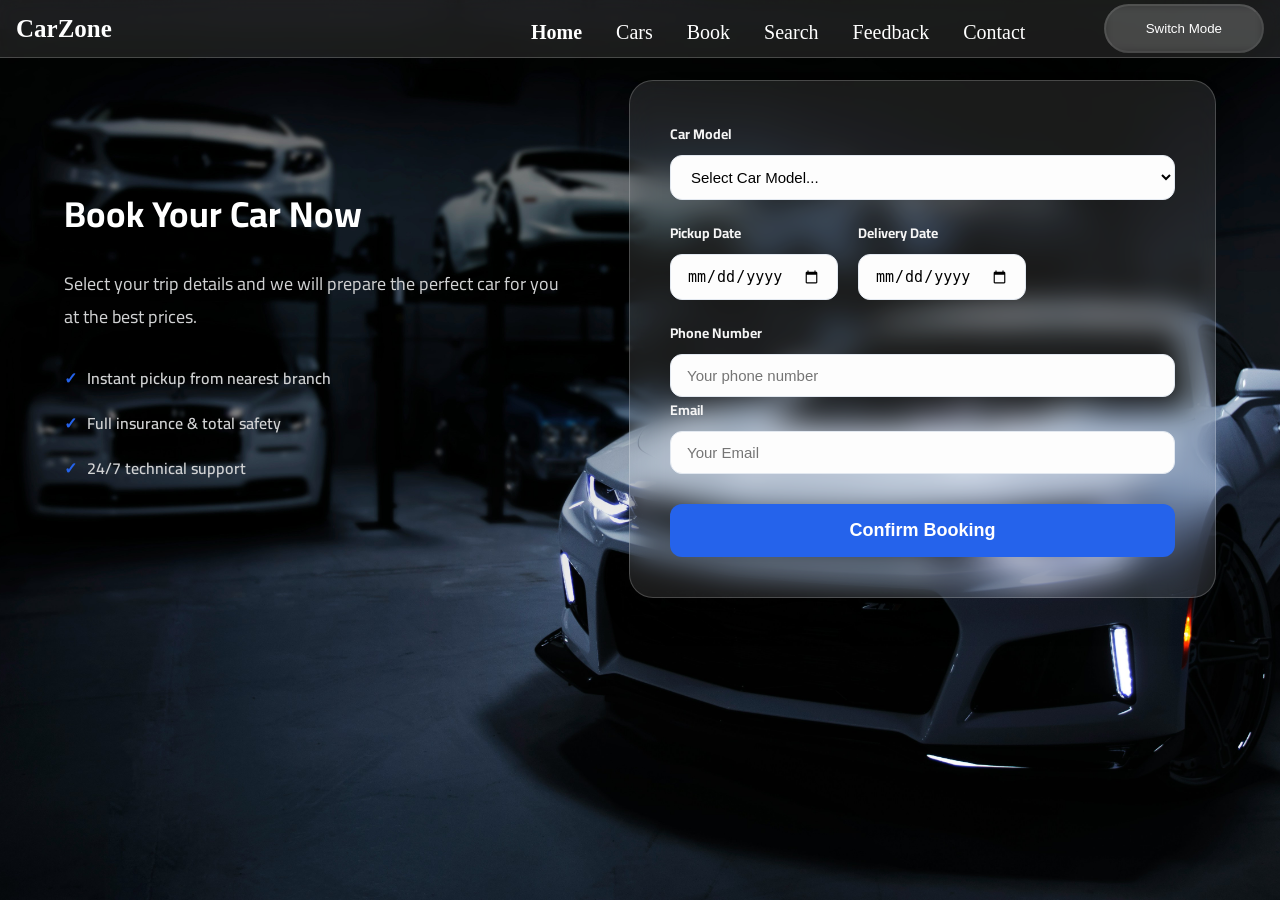
<file: book.html>
<!DOCTYPE html>
<html>
<head>
    <meta charset="UTF-8">
    <meta name="viewport" content="width=device-width, initial-scale=1.0">
    <link rel="stylesheet" href="booking.css">
    <title>book</title>
    <link href="https://fonts.googleapis.com/css2?family=Cairo:wght@400;600;700&display=swap" rel="stylesheet">
</head>
<body>
     <header>
        <div class="left">
           <p class="logo-name"><strong>CarZone</strong></p>
          <nav>
            <div class="links">
              <a href="index.html"><strong>Home</strong></a>
            <a href="cars.html">Cars</a>
            <a href="book.html">Book</a>
            <a href="Search.html">Search</a>
            <a href="feedback (1).html">Feedback</a>
            <a href="contact2.html">Contact</a>
            </div>
          </nav>
        </div>
        <div class="right">
           <button onclick="toggleTheme()">Switch Mode</button>
        </div>
      </header>
<section class="booking-section" id="book-now">
    <div class="container-booking">
        <div class="booking-wrapper">
            
            <div class="booking-info">
                <h2>Book Your Car Now</h2>
                <p>Select your trip details and we will prepare the perfect car for you at the best prices.</p>
                <ul class="check-list">
                    <li><span>✓</span>Instant pickup from nearest branch</li>
                    <li><span>✓</span> Full insurance & total safety</li>
                    <li><span>✓</span> 24/7 technical support</li>
                </ul>
            </div>

            <div class="booking-card-inline">
                <form id="carBookingForm">
                    <div class="form-group">
                        <label>Car Model</label>
                        <select id="carModel" required>
                            <option value="" disabled selected>Select Car Model...</option>
                            <option>Nissan sunny</option>
                            <option>BMW C100</option>
                            <option>BMW C200</option>
                            <option>porsch 911</option>
                            <option>Hyundai Tucson</option>
                            <option>Mercedes Benz</option>
                        </select>
                    </div>

                    <div class="form-date">
                        <div class="form-group">
                            <label>Pickup Date</label>
                            <input type="date" required>
                        </div>
                        <div class="form-group">
                            <label>Delivery Date</label>
                            <input type="date" required>
                        </div>
                    </div>

                    <div class="form-group">
                        <label>Phone Number</label>
                        <input type="tel" placeholder="Your phone number" required>
                        <label>Email</label>
                        <input type="email" placeholder="Your Email" required>
                    </div>
                    <button type="submit" class="booking-btn">Confirm Booking</button>
                </form>
            </div>
        </div>
    </div>
</section>
<script src="script.js"></script>
</body>
</html>
</file>
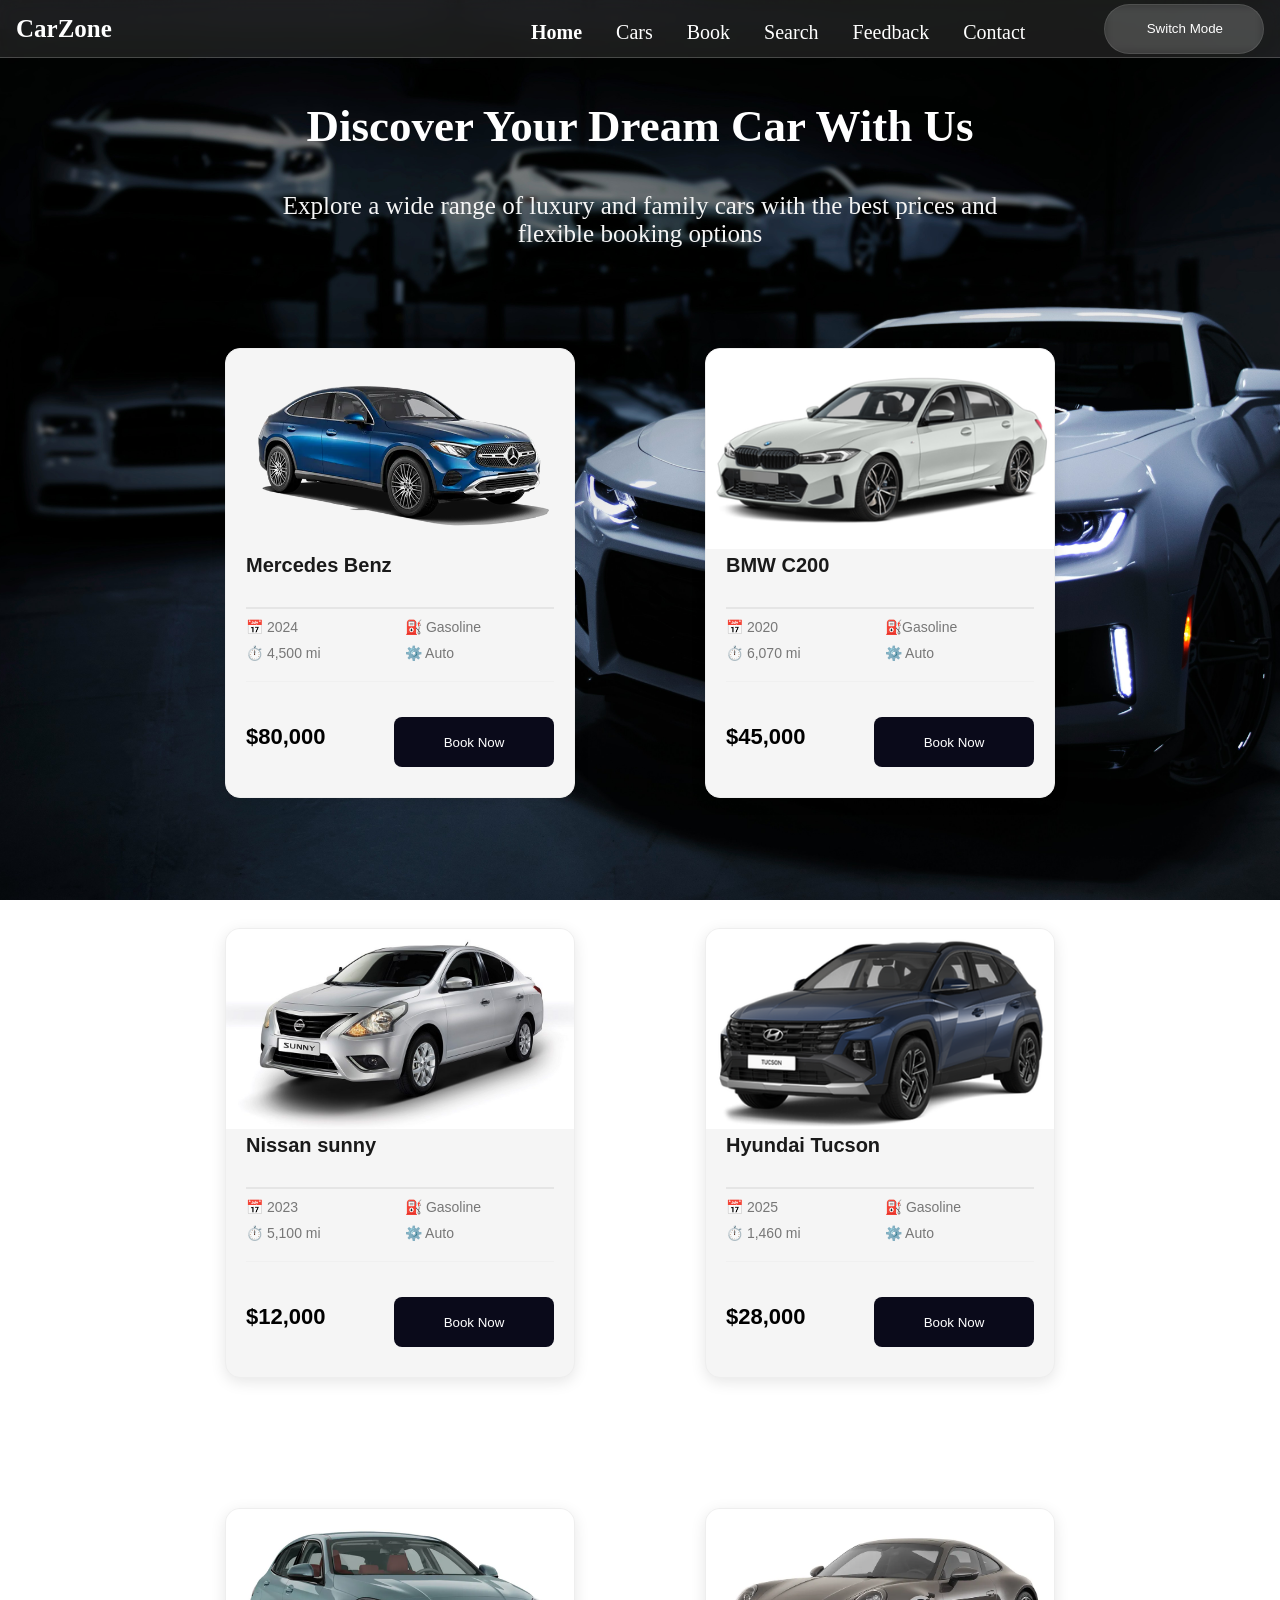
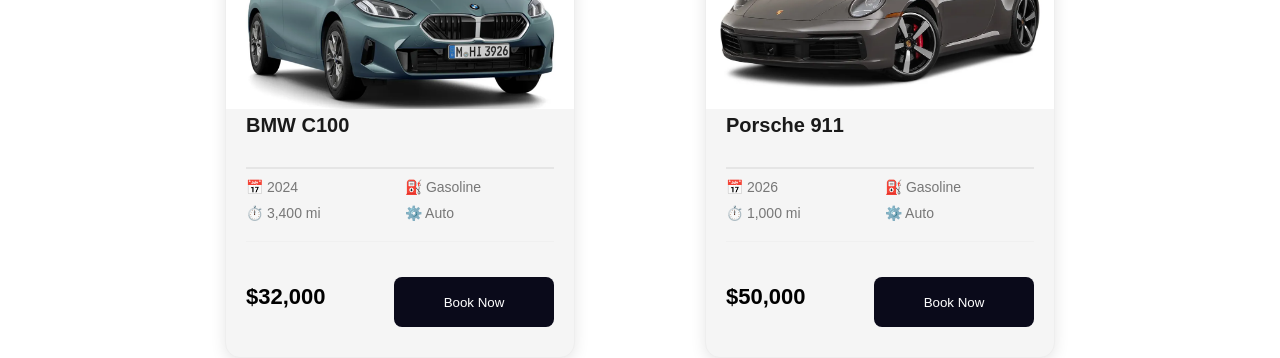
<file: cars.html>
<!DOCTYPE html>
<html>
    <head>
    <meta charset="UTF-8">
  <meta name="viewport" content="width=device-width, initial-scale=1.0">
  <link rel="stylesheet" href="style.css">
  <link rel="icon" type="image/x-icon" href="logo.png">
   <link href="https://fonts.googleapis.com/css?family=Material+Icons|Material+Icons+Outlined|Material+Icons+Two+Tone|Material+Icons+Round|Material+Icons+Sharp" rel="stylesheet">
  <title>Cars</title>
    </head>
    <body>
         <header>
        <div class="left">
           <p class="logo-name"><strong>CarZone</strong></p>
          <nav>
            <div class="links">
              <a href="index.html"><strong>Home</strong></a>
            <a href="cars.html">Cars</a>
            <a href="book.html">Book</a>
            <a href="Search.html">Search</a>
            <a href="feedback (1).html">Feedback</a>
            <a href="contact2.html">Contact</a>
            </div>
          </nav>
        </div>
        <div class="right">
           <button onclick="toggleTheme()">Switch Mode</button>
        </div>
      </header>


      <main class="fourth-main">
        <h5>Discover Your Dream Car With Us</h5>
        <p class="p-cars">Explore a wide range of luxury and family cars with the best prices and</p>
        <p class="p-cars">flexible booking options</p>
      </main>




        <div class="cards-container">
           <div class="car-card">
  <div class="card-header">
    <img src="MY25-GLCCOUPE-CLASS-Resized.webp" alt="Mercedes">
  </div>

  <div class="card-body">
    <h2 class="car-title">Mercedes Benz</h2>
    <hr>
     <div class="car-specs">
      <span>📅 2024</span>
      <span>⛽ Gasoline</span>
      <span>⏱️ 4,500 mi</span>
      <span>⚙️ Auto</span>
    </div>

    <div class="card-footer">
      <span class="price">$80,000</span>
      <button onclick="window.location.href='book.html'" class="book-btn">Book Now</button>
    </div>
  </div>
</div>



  <div class="car-card">
  <div class="card-header">
    <img src="bmwc200.png" alt="Mercedes">
  </div>

  <div class="card-body">
    <h2 class="car-title">BMW C200</h2>
    <hr>
     <div class="car-specs">
      <span>📅 2020</span>
      <span>⛽Gasoline</span>
      <span>⏱️ 6,070 mi</span>
      <span>⚙️ Auto</span>
    </div>

    <div class="card-footer">
      <span class="price">$45,000</span>
      <button onclick="window.location.href='book.html'" class="book-btn">Book Now</button>
    </div>
  </div>
</div>



<div class="car-card">
  <div class="card-header">
    <img src="nissan.jpg" alt="Mercedes">
  </div>

  <div class="card-body">
    <h2 class="car-title">Nissan sunny</h2>
    <hr>
     <div class="car-specs">
      <span>📅 2023</span>
      <span>⛽ Gasoline</span>
      <span>⏱️ 5,100 mi</span>
      <span>⚙️ Auto</span>
    </div>

    <div class="card-footer">
      <span class="price">$12,000</span>
      <button onclick="window.location.href='book.html'" class="book-btn">Book Now</button>
    </div>
  </div>
</div>


<div class="car-card">
  <div class="card-header">
    <img src="hyundai.png" alt="Mercedes">
  </div>

  <div class="card-body">
    <h2 class="car-title">Hyundai Tucson</h2>
    <hr>
     <div class="car-specs">
      <span>📅 2025</span>
      <span>⛽ Gasoline</span>
      <span>⏱️ 1,460 mi</span>
      <span>⚙️ Auto</span>
    </div>

    <div class="card-footer">
      <span class="price">$28,000</span>
      <button onclick="window.location.href='book.html'" class="book-btn">Book Now</button>
    </div>
  </div>
</div>



<div class="car-card">
  <div class="card-header">
    <img src="bmw c100.jpg" alt="Mercedes">
  </div>

  <div class="card-body">
    <h2 class="car-title">BMW C100</h2>
    <hr>
     <div class="car-specs">
      <span>📅 2024</span>
      <span>⛽ Gasoline</span>
      <span>⏱️ 3,400 mi</span>
      <span>⚙️ Auto</span>
    </div>

    <div class="card-footer">
      <span class="price">$32,000</span>
      <button onclick="window.location.href='book.html'" class="book-btn">Book Now</button>
    </div>
  </div>
</div>



<div class="car-card">
  <div class="card-header">
    <img src="porsche.webp" alt="Mercedes">
  </div>

  <div class="card-body">
    <h2 class="car-title">Porsche 911</h2>
    <hr>
     <div class="car-specs">
      <span>📅 2026</span>
      <span>⛽ Gasoline</span>
      <span>⏱️ 1,000 mi</span>
      <span>⚙️ Auto</span>
    </div>

    <div class="card-footer">
      <span class="price">$50,000</span>
      <button onclick="window.location.href='book.html'" class="book-btn">Book Now</button>
    </div>
  </div>
</div>

        </div>
         <script src="script.js"></script>
    </body>
</html>
</file>
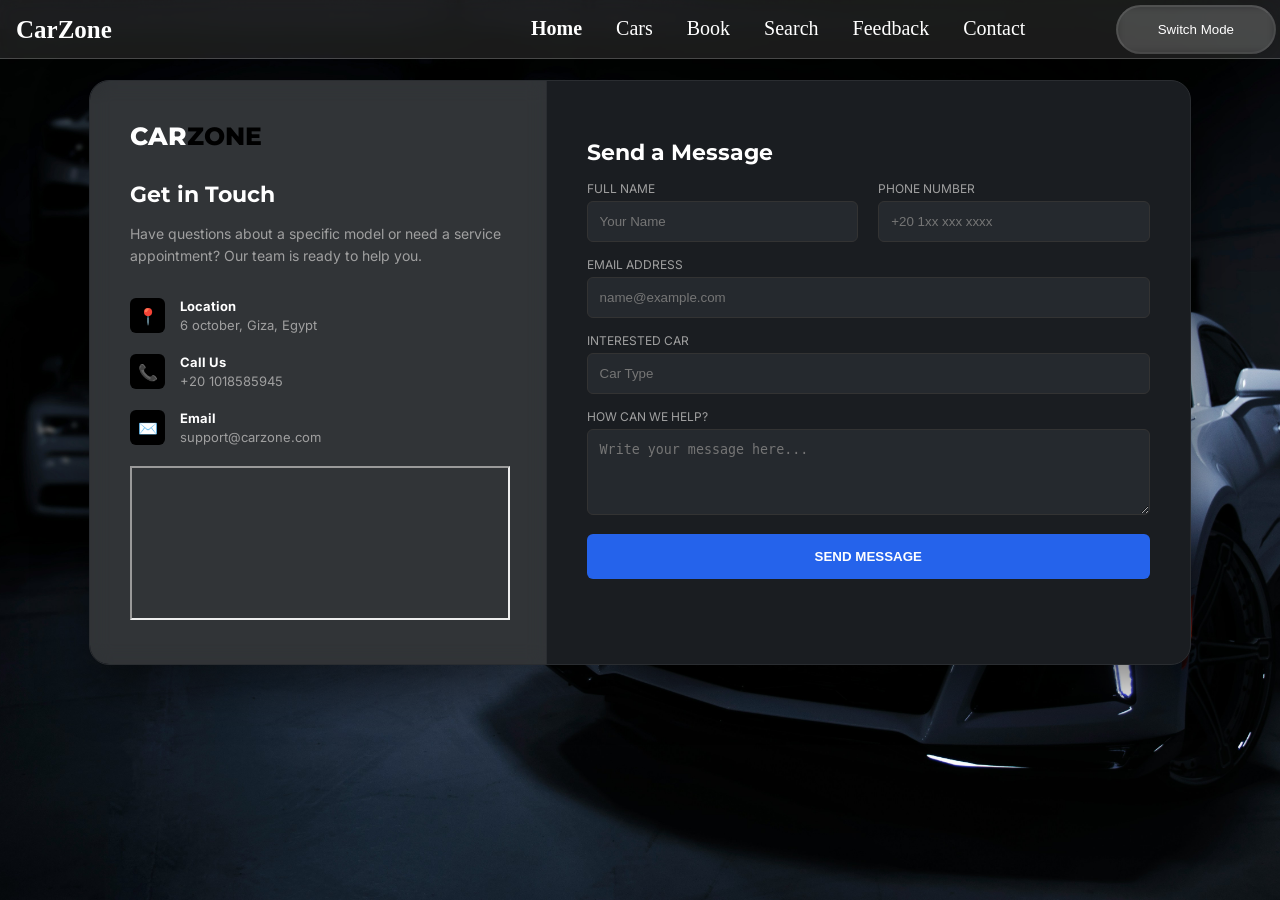
<file: contact2.html>
<!DOCTYPE html>
<html>
<head>
    <meta charset="UTF-8">
    <meta name="viewport" content="width=device-width, initial-scale=1.0">
    <title>Contact Us | CarZone</title>
    <link href="https://fonts.googleapis.com/css2?family=Inter:wght@400;600&family=Montserrat:wght@700;800&display=swap" rel="stylesheet">
    <link rel="stylesheet" href="style99.css">
</head>
<body>
     <header>
        <div class="left">
           <p class="logo-name"><strong>CarZone</strong></p>
          <nav>
            <div class="links">
              <a href="index.html"><strong>Home</strong></a>
            <a href="cars.html">Cars</a>
            <a href="book.html">Book</a>
            <a href="Search.html">Search</a>
            <a href="feedback (1).html">Feedback</a>
            <a href="contact2.html">Contact</a>
            </div>
          </nav>
        </div>
        <div class="right">
           <button onclick="toggleTheme()">Switch Mode</button>
        </div>
      </header>
   
<section class="carzone-contact-section">
    <div class="contact-card-wrapper">
    
        <div class="contact-sidebar">
            <div class="cz-logo">CAR<span>ZONE</span></div>
            <h2 class="cz-title">Get in Touch</h2>
            <p class="cz-description">Have questions about a specific model or need a service appointment? Our team is ready to help you.</p>
            
            <div class="cz-info-list">
                <div class="cz-info-item">
                    <span class="cz-icon">📍</span>
                    <div class="cz-details">
                        <strong>Location</strong>
                        <span>6 october, Giza, Egypt</span>
                    </div>
                </div>
                <div class="cz-info-item">
                    <span class="cz-icon">📞</span>
                    <div class="cz-details">
                        <strong>Call Us</strong>
                        <span>+20 1018585945</span>
                    </div>
                </div>
                <div class="cz-info-item">
                    <span class="cz-icon">✉️</span>
                    <div class="cz-details">
                        <strong>Email</strong>
                        <span>support@carzone.com</span>
                    </div>
                </div>
                <iframe src="https://www.google.com/maps/embed?pb=!1m18!1m12!1m3!1d3455.9628045610816!2d31.2584144!3d29.9718712!2m3!1f0!2f0!3f0!3m2!1i1024!2i768!4f13.1!3m3!1m2!1s0x1458385472199b9d%3A0x63da1807d8b375!2sHelwan%20University!5e0!3m2!1sen!2seg!4v1714845000000!5m2!1sen!2seg"
                 width="100%" height="150px">Youtupe</iframe>
            </div>
        </div>

        <div class="contact-main-form">
            <h2 class="cz-title">Send a Message</h2>
            <form>
                <div class="cz-form-row">
                    <div class="cz-form-group">
                        <label>Full Name</label>
                        <input type="text" placeholder="Your Name" required>
                    </div>
                    <div class="cz-form-group">
                        <label>Phone Number</label>
                        <input type="tel" placeholder="+20 1xx xxx xxxx" required>
                    </div>
                </div>
                <div class="cz-form-group">
                    <label>Email Address</label>
                    <input type="email" placeholder="name@example.com" required>
                </div>
                <div class="cz-form-group">
                    <label>Interested Car</label>
                    <input type="text" placeholder="Car Type">
                </div>
                <div class="cz-form-group">
                    <label>How can we help?</label>
                    <textarea rows="4" placeholder="Write your message here..."></textarea>
                </div>
                <button type="submit" class="cz-submit-btn">Send Message</button>
            </form>
        </div>
    </div>
</section>
<script src="script.js"></script>
</body>
</html>
</file>
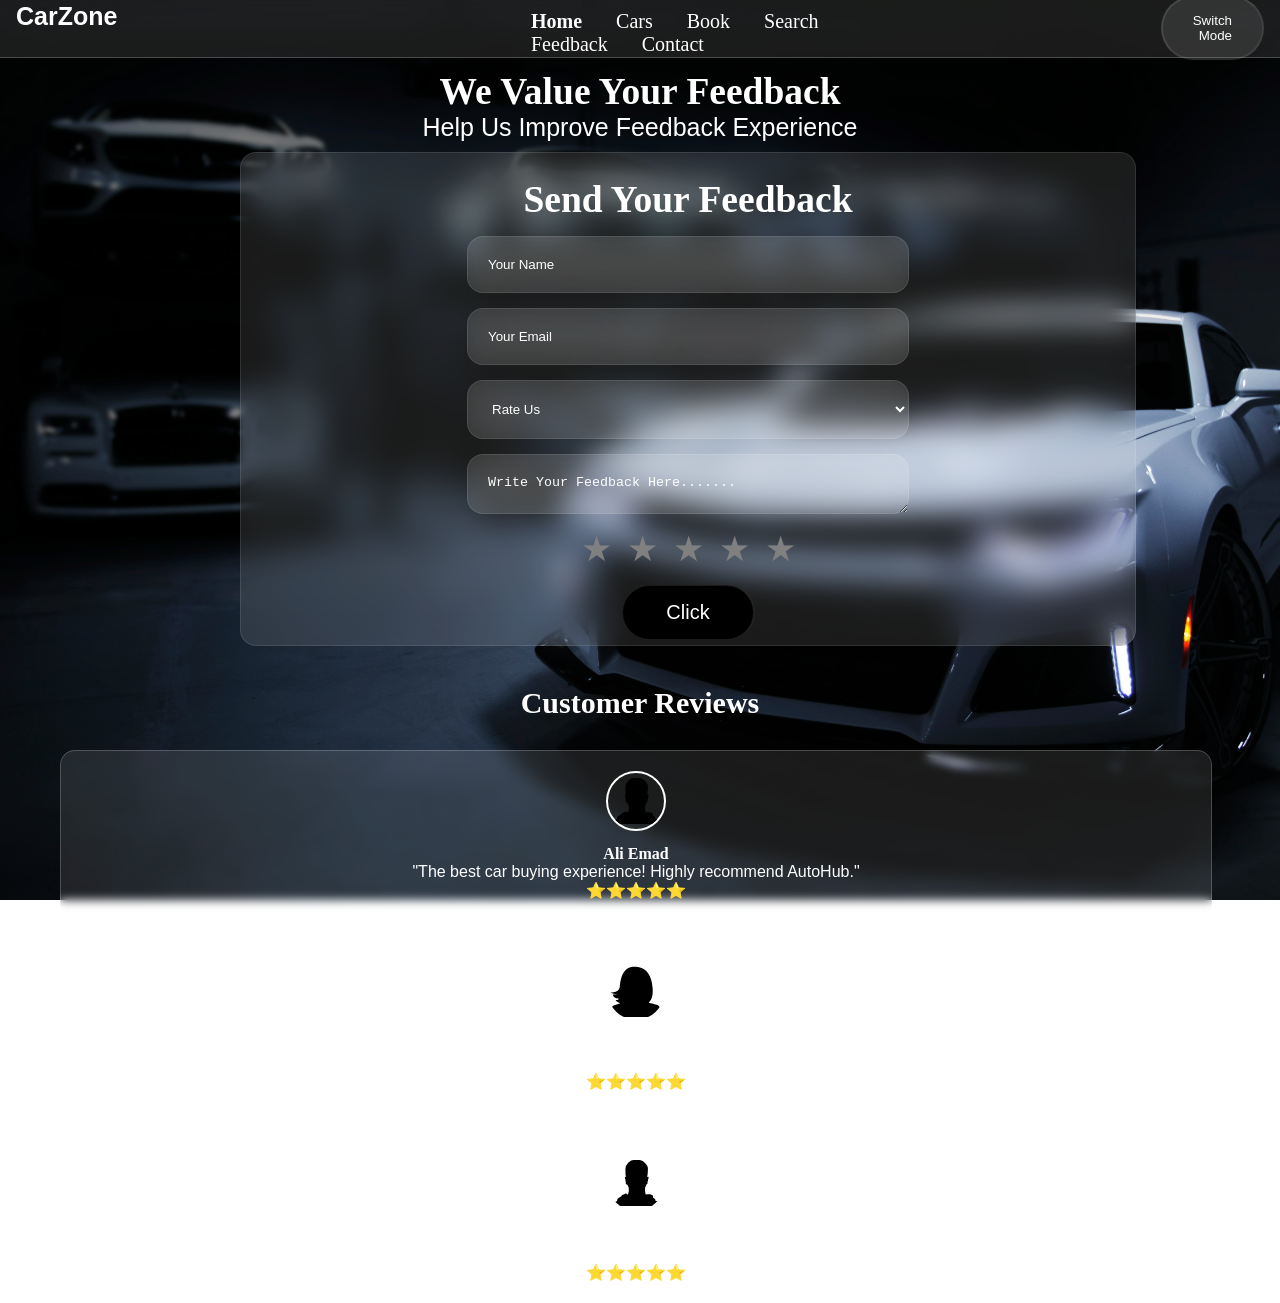
<file: feedback (1).html>
<!DOCTYPE html>
<html lang="en">
<head>
        <meta charset="UTF-8">
        <meta name="viewport" content="width=device-width, initial-scale=1.0">
        <link rel="stylesheet" href="style4.css">
        <title>Feedback</title>
        <script src="script.js"></script>
</head>
<body>
        <header>
                <div class="left">
                <p class="logo-name"><strong>CarZone</strong></p>
        <div class="Feedback">
                <nav>
                        <div class="links">
                            <a href="index.html"><strong>Home</strong></a>
                            <a href="cars.html">Cars</a>
                            <a href="book.html">Book</a>
                            <a href="Search.html">Search</a>
                            <a href="feedback.html">Feedback</a>
                            <a href="contact2.html">Contact</a>
                        </div>
                        <div class="right">
                                 <button onclick="toggleTheme()">Switch Mode</button>
                        </div>
                </nav>
        </div>
        </header>
                <section class="feed-1">
                        <h1>We Value Your Feedback </h1>
                        <p>Help Us Improve Feedback Experience</p>
                </section>
                <div class="all">
                <section class="information">
                        <h2>Send Your Feedback</h2>

                        <form>
                                <input  type="text" placeholder="Your Name" required>

                                <input  type="email" placeholder="Your Email" required>
                                
                                <select  required>
                                        <option value="">Rate Us</option>
                                        <option >Excellent</option>
                                        <option >Good</option>
                                        <option >Average</option>
                                        <option >poor</option>
                                </select>
                                <textarea  rows="4" placeholder="Write Your Feedback Here......." required></textarea>
                                <div class="rating">
                                        <div class="rating">
                                                <input type="radio" name="rate" id="star5">
                                                <label for="star5">★</label>

                                                <input type="radio" name="rate" id="star4">
                                                <label for="star4">★</label>

                                                <input type="radio" name="rate" id="star3">
                                                <label for="star3">★</label>

                                                <input type="radio" name="rate" id="star2">
                                                <label for="star2">★</label>

                                                <input type="radio" name="rate" id="star1">
                                                <label for="star1">★</label>
                                        </div>
                                </div>
                                <div class="button">
                                        <input type="submit" value="Click">
                                </div>
                        </form>
                </section>
                </div>
    <div class="reviews-section">
    <h3 style="color: white; text-align: center;">Customer Reviews</h2>
    <div class="reviews-grid">
        <div class="review-card">
            <img src="person.svg" alt="User" class="user-img">
            <h4>Ali Emad</h4>
            <p>"The best car buying experience! Highly recommend AutoHub."</p>
            <div class="stars">⭐⭐⭐⭐⭐</div>
        </div>

        <div class="review-card">
            <img src="person 2.svg" alt="User" class="user-img">
            <h4>Sara Mohamed</h4>
            <p>"Professional team and very competitive prices."</p>
            <div class="stars">⭐⭐⭐⭐⭐</div>
        </div>
         <div class="review-card">
            <img src="person.svg" alt="User" class="user-img">
            <h4>Ahmed Ali</h4>
            <p>"The service was excellent and the procedures were easy. I'm happy to have dealt with you."</p>
            <div class="stars">⭐⭐⭐⭐⭐</div>
        </div>
    </div>
</div>

        <script src="script.js"></script>
</body>
</html>
</file>
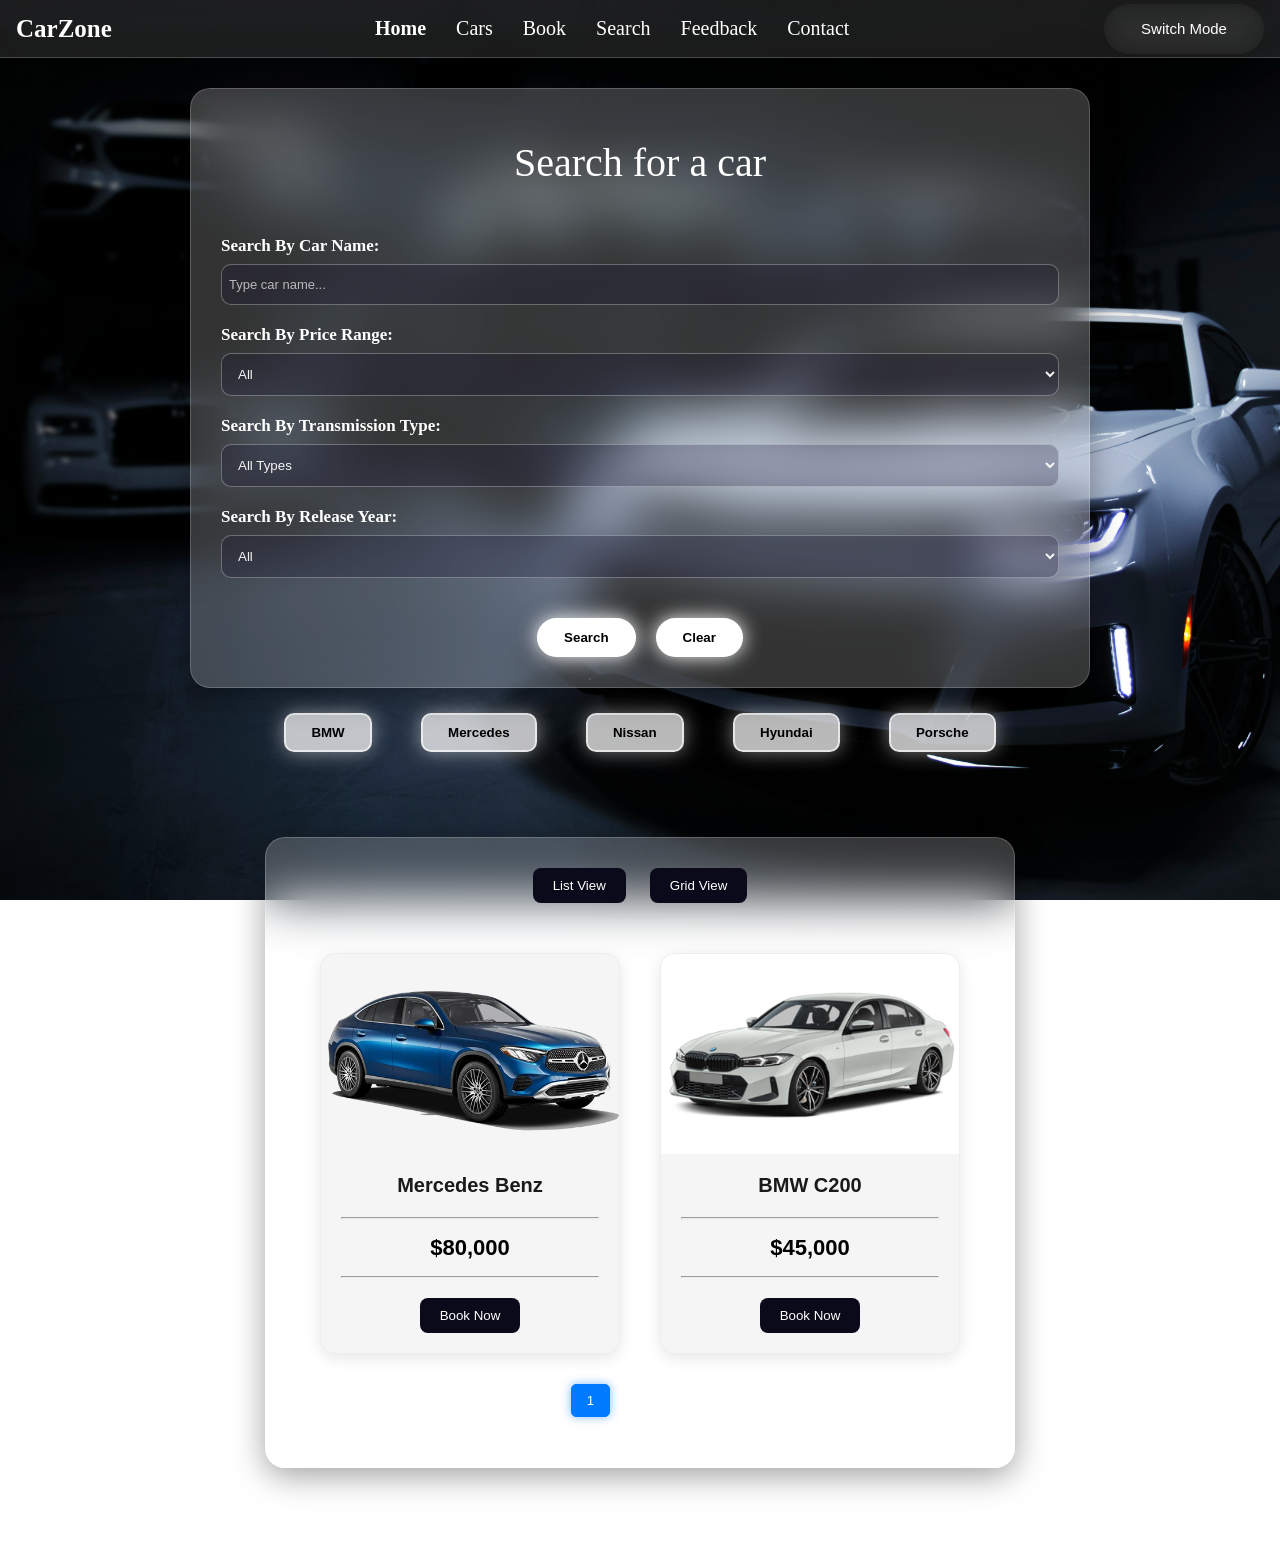
<file: Search.html>
<!DOCTYPE html>
<html lang="en">

<head>
	<meta charset="UTF-8">
	<meta name="viewport" content="width=device-width, initial-scale=1.0">
	<link href="https://fonts.googleapis.com/css2?family=Inter:wght@400;600&family=Montserrat:wght@700;800&display=swap" rel="stylesheet">
	<link rel="stylesheet" href="search.css">
	<title>CarZone</title>
</head>

<body>
	<header>
		<nav>
			<div class="left">
				<p class="logo"><strong>CarZone</strong></p>
				<ul>
					<li><a href="index.html"><strong>Home</strong></a></li>
					<li><a href="cars.html">Cars</a></li>
					<li><a href="book.html">Book</a></li>
					<li><a href="Search.html">Search</a></li>
					<li><a href="feedback (1).html">Feedback</a></li>
					<li><a href="contact2.html">Contact</a></li>
				</ul>
			</div>
			<div class="switch">
				<button onclick="toggleTheme()">Switch Mode</button>
			</div>
		</nav>
	</header>
	<main>
		<aside>
			<section class="search">
				<form>
					<fieldset>
						<div>
							<legend>Search for a car</legend>
							<label for="car-name">Search By Car Name:</label>
							<input type="text" id="car-name" name="car_name" placeholder="Type car name...">
						</div>
						<div>
							<label for="price-filter">Search By Price Range:</label>
							<select id="price-filter" name="price_filter">
								<option value="all">All</option>
								<option value="under30">Under $30k</option>
								<option value="30-50">$30k to $50k</option>
								<option value="above50">Above $50k</option>
							</select>
						</div>
						<div>
							<label for="transmission">Search By Transmission Type:</label>
							<select id="transmission" name="transmission">
								<option value="all">All Types</option>
								<option value="automatic">Automatic</option>
								<option value="manual">Manual</option>
							</select>
						</div>
						<div>
							<label for="carYear">Search By Release Year:</label>
							<select id="carYear" name="carYear">
								<option value="all">All</option>
								<option value="2026">2026</option>
								<option value="2025">2025</option>
								<option value="2024">2024</option>
								<option value="2023">2023</option>
								<option value="older">Older</option>
							</select>
						</div>
						<div class="form-buttons">
							<button onclick="searchCars()" type="button">Search</button>
							<button type="reset">Clear</button>
						</div>
					</fieldset>
				</form>
				<div class="quick-tags">
					<button onclick="filterByBrand('BMW')">BMW</button>
					<button onclick="filterByBrand('Mercedes')">Mercedes</button>
					<button onclick="filterByBrand('Nissan')">Nissan</button>
					<button onclick="filterByBrand('Hyundai')">Hyundai</button>
					<button onclick="filterByBrand('Porsche')">Porsche</button>
				</div>
			</section>
		</aside>
		<section class="cars-display">
			<div class="view-btn">
				<button onclick="toggleView('list')">List View</button>
				<button onclick="toggleView('grid')">Grid View</button>
			</div>
			<div class="cards-container">
				<!-- Cards-->
			</div>
			<div class="paging">
				<button onclick="prevPage()" class="arr-btn">&laquo;</button>
				<button onclick="changePage(1)" class="pag-btn active">1</button>
				<button onclick="changePage(2)" class="pag-btn">2</button>
				<button onclick="changePage(3)" class="pag-btn">3</button>
				<button onclick="nextPage()" class="arr-btn">&raquo;</button>
			</div>
		</section>
	</main>
	<footer>
		© 2026 AutoHub. All rights reserved.
	</footer>
	<script src="Search (1).js"></script>
</body>

</html>
</file>
<file: booking.css>
@import url('https://fonts.googleapis.com/css2?family=Inter:wght@400;600&family=Montserrat:wght@700;800&display=swap');
* {
    margin: 0;
    padding: 0;
    box-sizing: border-box;
   
}
body {
   
    background-image:url("peter-broomfield-m3m-lnR90uM-unsplash.jpg");
    background-size: cover;
    background-position: center;
    background-repeat: no-repeat;
    background-attachment: fixed;
    margin: 0;
    height: 100%;
}

header {
display: flex;
justify-content: space-between;
align-items: center;
padding:0 16px;
background-color: rgba(255, 255, 255, 0.1);
backdrop-filter:blur(10px);
border-bottom:1px solid rgba(255, 255, 255, 0.2) ;
width: 100%;
height: 58px;
position:fixed;
top: 0;
left: 0;
z-index: 1000;
}

.links {
    position: relative;
    right: 50px;
}

a {
    color: white;
    text-decoration: none;
    padding-right: 18px;
    font-size: 17px;
    
}

nav {
    display: flex;
    align-items: center;
    margin-left: 550px;
    margin-bottom: 20px;
    gap: 10px;
}

nav a {
    font-size: 20px;
    padding:10px 15px;
    z-index: 10;
}

.logo-name {
    color: white;
   position: relative;
   top: 22px;
   font-size: 25px;
}

a:hover {
    background-color: black;
    border-radius: 10px;
    color: white;
}

.right button {
    text-align: right;
    margin-bottom: 0px;
    padding: 15px 40px;
    background-color:rgba(255, 255, 255, 0.1) ;
    color: white;
    border-color:rgba(255, 255, 255, 0.1) ;
    border-radius: 50px;
    backdrop-filter:blur(5px);
    transition: 0.4s;
    cursor: pointer;

}
.right button:hover {
    background-color: black;
}

hr {
    margin: 0;
    border:1px solid #e5e5e5 ;
}

.booking-section {
    padding: 80px 5%;
    direction: ltr;
    font-family: 'Cairo', sans-serif;
}

.container-booking {
    max-width: 1200px;
    margin: 0 auto;
}

.booking-wrapper {
    display: flex;
    align-items: center;
    gap: 60px;
    flex-wrap: wrap;
}

.booking-info {
    flex: 1;
    min-width: 300px;
}

.booking-info h2 {
    font-size: 36px;
    color:white;
    margin-bottom: 20px;
}

.booking-info p {
    font-size: 18px;
    color: #d1d2d3;
    line-height: 1.8;
    margin-bottom: 30px;
    text-shadow:0px 1px 2px rgpa(255,255,255,0.8) ;
}

.check-list {
    list-style: none;
    padding: 0;
}

.check-list li {
    font-size: 16px;
    color: #d1d2d3;
    margin-bottom: 15px;
    display: flex;
    align-items: center;
    gap: 10px;
    font-weight: 600;
    text-shadow:0px 1px 2px rgpa(255,255,255,0.8)
}

.check-list li span {
    color: #2563eb;
    font-weight: bold;
}

.booking-card-inline {
    flex: 1;
    min-width: 380px;
     background-color: rgba(255, 255, 255, 0.1);
    backdrop-filter:blur(15px);
    border:1px solid rgba(255, 255, 255, 0.2);
    padding: 40px;
    border-radius: 24px;
    box-shadow: 0 20px 40px rgba(0, 0, 0, 0.05);
}

.form-group { margin-bottom: 20px; 
}

.form-date {
    display: flex;
    gap: 20px;
}

label {
    display: block;
    margin-bottom: 8px;
    font-size: 14px;
    font-weight: 700;
    color: #f5f5f5;
}

input, select {
    width: 100%;
    padding: 12px 16px;
    border: 1.5px solid #e2e8f0;
    border-radius: 12px;
    font-size: 15px;
    outline: none;
    transition: all 0.3s;
    background-color: #fdfdfd;
}

input:focus, select:focus {
    border-color: #e31b23;
    background-color: #fff;
    box-shadow: 0 0 0 4px rgba(37, 99, 235, 0.1);
}

.booking-btn {
    width: 100%;
    padding: 16px;
    background-color: #2563eb;
    color: white;
    border: none;
    border-radius: 12px;
    font-size: 18px;
    font-weight: bold;
    cursor: pointer;
    transition: 0.3s;
    margin-top: 10px;
}

.booking-btn:hover {
    background-color: #e31b23;
    transform: translateY(-2px);
}

body.light-mode {
    background-image:url("carter-baran-t5mV5TBzu4s-unsplash.jpg");
    background-color: #f0f0f0;        
}

body.light-mode header {
    background-color: rgba(0, 0, 0, 0.1);
    color: black;
}

body.light-mode input {
    background: white;
    color: black;
    border: 1px solid #ccc;
}


body.light-mode h1, 
body.light-mode h2, 
body.light-mode p, 
body.light-mode a,
body.light-mode label,
body.light-mode .check-list li,
body.light-mode .navbar a {
    color: #000000;
}

body.light-mode nav a {
    color: #333;
}

body.light-mode a:hover {
    background-color: white;

}
</file>
<file: style.css>
* {
    margin: 0;
    padding: 0;
    box-sizing: border-box;
}

body {
   
    background-image:url("peter-broomfield-m3m-lnR90uM-unsplash.jpg");
    background-size: cover;
    background-position: center;
    background-repeat: no-repeat;
    background-attachment: fixed;
    margin: 0;
    height: 100%;
}

header {
display: flex;
justify-content: space-between;
align-items: center;
padding:0 16px;
background-color: rgba(255, 255, 255, 0.1);
backdrop-filter:blur(10px);
border-bottom:1px solid rgba(255, 255, 255, 0.2) ;
width: 100%;
height: 58px;
position:fixed;
top: 0;
left: 0;
z-index: 1000;
}

.links {
    position: relative;
    right: 50px;
}

a {
    color: white;
    text-decoration: none;
    padding-right: 18px;
    font-size: 17px;
    
}

nav {
    display: flex;
    align-items: center;
    margin-left: 550px;
    margin-bottom: 20px;
    gap: 10px;
}

nav a {
    font-size: 20px;
    padding:10px 15px;
    z-index: 10;
}

.logo-name {
    color: white;
   position: relative;
   top: 22px;
   font-size: 25px;
}

a:hover {
    background-color: black;
    border-radius: 10px;
    color: white;
}

.right button {
    text-align: right;
    padding-right:40px;
    margin-bottom: 30px;
    background-color:rgba(255, 255, 255, 0.1) ;
    color: white;
    border-color:rgba(255, 255, 255, 0.1) ;
    border-radius: 50px;
    backdrop-filter:blur(5px);
    transition: 0.4s;

}
.right button:hover {
    background-color: black;
}

hr {
    margin: 0;
    border:1px solid #e5e5e5 ;
}
.content {
    text-align: center;
    margin:130px 0;
    position: relative;
    bottom: 40px;
}

video {
    width: 500px;
   height: auto;
   border-radius: 10px;
   box-shadow:0px 8px 25px rgba(0, 0, 0, 0.5) ;
   margin:80px 0;
   position: relative;
   right: 480px;

}

h1 {
    font-size: 25px;
    margin-bottom: 25px;
    color: white;
}

p {
    color: #f5f5f5;
    font-size: 19px;
    
}

ul {
    font-size: 30px;
    text-align: left;
    position: relative;
    bottom: 350px;
}

button {
    margin-top: 30px;
    height: 50px;
    width: 160px;
    border-radius: 10px;
    border: 1px solid rgb(100, 98, 102);
    cursor: pointer;
}

.Explore button {
    background-color: black;
    color: white;
    border:2px solid rgba(255, 255, 255, 0.1);
}

.buttons-container {
    display: flex;
    justify-content: center;
    align-items: center;
    gap: 20px;
    position: relative;
    bottom: 18px;
}

.content button:hover {
    background-color: #d3d3d3;
}

footer {
  text-align: center;
  padding: 10px;
 background-color: rgba(255, 255, 255, 0.1);
backdrop-filter:blur(10px);
border-bottom:1px solid rgba(255, 255, 255, 0.2) ;
  color: white;
  position: fixed;
  width: 100%;
  left: 0px;
  height: 40px;
  bottom: 0;
}

.main-second {
    background-color: rgba(255, 255, 255, 0.1);
    backdrop-filter:blur(15px);
    width: 900px;
    padding: 40px;
    height: 450px;
    border-radius: 15px;
    border:1px solid rgba(255, 255, 255, 0.2);
    margin: 100px auto;
    color: white;
    text-align: center;
}

h2 {
    position: relative;
    bottom: 30px;
    font-size: 40px;
}

input {
    width: 100%;
    padding: 12px;
    border-radius: 10px;
    background:rgba(255, 255, 255, 0.05);
    color: white;
    margin:30px 0;
}

.login-button {
    background-color: black;
    color: white;
    border-color:rgba(255, 255, 255, 0.1);
    font-size: 20px;
    border-radius: 30px;
    position: relative;
    bottom: 60px;
}

label {
    font-size: 23px;
}

.login-button:hover {
    background-color: rgb(161, 161, 177);
    transition: 0.4s;
}

.show-button {
    background:rgba(255, 255, 255, 0.005) ;
    color: black;
    border: none;
    cursor: pointer;
    font-size: 14px;
    position: relative;
    bottom: 95px;
    left: 370px;
    height: 25px;
}




body.light-mode {
    background-image:url("carter-baran-t5mV5TBzu4s-unsplash.jpg");
    background-color: #f0f0f0;        
}

body.light-mode header {
    background-color: rgba(0, 0, 0, 0.1);
    color: black;
}

body.light-mode input {
    background: white;
    color: black;
    border: 1px solid #ccc;
}


body.light-mode label,
body.light-mode h1, 
body.light-mode h2, 
body.light-mode h3,
body.light-mode h5,
body.light-mode p, 
body.light-mode a, 
body.light-mode .navbar a {
    color: #000000;
}

body.light-mode nav a {
    color: #333;
}

body.light-mode a:hover {
    background-color: white;

}
body.light-mode .main-second,.main-third{
    background-color: rgba(0, 0, 0, 0.05); 
    backdrop-filter: blur(15px); 
    border: 1px solid rgba(0, 0, 0, 0.1); 
    box-shadow: 0 8px 32px rgba(0, 0, 0, 0.1);
}

.main-third {
     background-color: rgba(255, 255, 255, 0.1);
    backdrop-filter:blur(15px);
    width: 900px;
    padding: 40px;
    height: 700px;
    border-radius: 15px;
    border:1px solid rgba(255, 255, 255, 0.2);
    margin: 100px auto;
    color: white;
    text-align: center;
}

h3 {
    position: relative;
    bottom: 30px;
    font-size: 40px;
}

.login-2button {
     background-color: black;
    color: white;
    border-color:rgba(255, 255, 255, 0.1);
    font-size: 20px;
    border-radius: 30px;
    position: relative;
    bottom: 80px;
}

.cards-container {
    display: flex;
    flex-wrap: wrap;
    justify-content: center;
    gap: 130px;
    position: relative;
    right: 200px;
    width: 100%;
}

@keyframes slideup {
    from {
        opacity: 0;
        transform: translateY(200px);
    }
    to {
        opacity: 1;
        transform: translateY(0);
    }
}


.car-card {
  width: 350px;
  border-radius: 15px;
  overflow: hidden;
  box-shadow: 0 4px 15px rgba(0,0,0,0.1);
  font-family: sans-serif;
  background: #f5f5f5;
  border: 1px solid #eee;
   position: relative;
  left: 200px;
  top: 200px;
  animation:slideup 1s ease-out forwards;
}

.car-card:hover {
    transform: translateY(-20px);
}


.card-header {
  position: relative;
  height: 200px;
}

.card-header img {
  width: 100%;
  height: 100%;
  object-fit: cover;
}



.card-body {
  padding: 20px;
}

.car-title {
  font-size: 20px;
  margin-top: 15px;
  color: #1a1a1a;
}

.car-specs {
  display: grid;
  grid-template-columns: 1fr 1fr;
  gap: 10px;
  color: #777;
  font-size: 14px;
  margin-bottom: 20px;
  padding-top: 10px;
}

.card-footer {
  display: flex;
  justify-content: space-between;
  align-items: center;
  border-top: 1px solid #f0f0f0;
  padding-top: 15px;
}

.price {
  font-size: 22px;
  font-weight: bold;
  color: #000;
}

.book-btn {
  background: #0a0a1a; 
  color: #fff;
  padding: 10px 20px;
  position: relative;
  bottom: 10px;
  border-radius: 8px;
  border: none;
  cursor: pointer;
  font-weight: 500;
}

.fourth-main {
    text-align: center;
    position: relative;
    top: 100px;
    font-size: 30px;
    animation:slideup 1s ease-out forwards;
}

h5 {
    color: white;
    font-size: 45px;
    margin-bottom: 40px;
}

.p-cars {
    font-size: 25px;
}


#theme-toggle {
    font-size: 2rem;
    cursor: pointer;
    border: none;
    background: none
}
</file>
<file: style99.css>
body {
   
    background-image:url("peter-broomfield-m3m-lnR90uM-unsplash.jpg");
    background-size: cover;
    background-position: center;
    background-repeat: no-repeat;
    background-attachment: fixed;
    margin: 0;
    height: 100%;
}
header {
display: flex;
justify-content: space-between;
align-items: center;
padding:0 16px;
background-color: rgba(255, 255, 255, 0.1);
backdrop-filter:blur(10px);
border-bottom:1px solid rgba(255, 255, 255, 0.2) ;
width: 100%;
height: 58px;
position:fixed;
top: 0;
left: 0;
z-index: 1000;
}

.links {
    position: relative;
    right: 50px;
}

a {
    color: white;
    text-decoration: none;
    padding-right: 18px;
    font-size: 17px;
    
}

nav {
    display: flex;
    align-items: center;
    margin-left: 550px;
    margin-bottom: 20px;
    gap: 10px;
}

nav a {
    font-size: 20px;
    padding:10px 15px;
    z-index: 10;
   position: relative;
   bottom: 30px;
}

.logo-name {
    color: white;
   position: relative;
   top: 22px;
   font-size: 25px;
}

a:hover {
    background-color: black;
    border-radius: 10px;
    color: white;
}

.right button {
    text-align: right;
    padding: 15px 40px;
    margin-bottom: 0px;
    margin-right: 20px;
    background-color:rgba(255, 255, 255, 0.1) ;
    color: white;
    border-color:rgba(255, 255, 255, 0.1) ;
    border-radius: 50px;
    backdrop-filter:blur(5px);
    transition: 0.4s;
    cursor: pointer;
}
.right button:hover {
    background-color: black;
}

hr {
    margin: 0;
    border:1px solid #e5e5e5 ;
}


@import url('https://fonts.googleapis.com/css2?family=Inter:wght@400;600&family=Montserrat:wght@700;800&display=swap');

.carzone-contact-section {
    padding: 80px 20px;
    display: flex;
    justify-content: center;
    font-family: 'Inter', sans-serif;
}

.contact-card-wrapper {
    background: #1a1d21;
    max-width: 1100px;
    width: 100%;
    display: flex;
    border-radius: 20px;
    box-shadow: 0 20px 50px rgba(0,0,0,0.5);
    overflow: hidden;
    border: 1px solid #2a2d31;
}

.contact-sidebar {
    flex: 1;
    background-color: #141619;
    padding: 40px;
    border-right: 1px solid #2a2d31;
    background-color: rgba(255, 255, 255, 0.1);
    backdrop-filter:blur(10px);
}

.cz-logo {
    font-family: 'Montserrat', sans-serif;
    font-size: 25px;
    font-weight: 800;
    color: #fff;
    margin-bottom: 30px;
}

.cz-logo span { color: black;
 }

.cz-title {
    font-family: 'Montserrat', sans-serif;
    color: #fff;
    font-size: 22px;
    margin-bottom: 15px;
}

.cz-description {
    color: #a0a0a0;
    font-size: 14px;
    line-height: 1.6;
}

.cz-info-list { margin-top: 30px; 
}

.cz-info-item {
    display: flex;
    align-items: center;
    gap: 15px;
    margin-bottom: 20px;
}

.cz-icon {
    background: black;
    width: 35px;
    height: 35px;
    display: flex;
    align-items: center;
    justify-content: center;
    border-radius: 6px;
}

.cz-details strong {
    display: block;
    font-size: 13px;
    color: #fff;
}

.cz-details span { color: #a0a0a0; font-size: 13px; 
}

.contact-main-form {
    flex: 1.5;
    padding: 40px;
}

.cz-form-row {
    display: flex;
    gap: 20px;
}

.cz-form-group { margin-bottom: 15px; width: 100%; }

.cz-form-group label {
    display: block;
    margin-bottom: 5px;
    font-size: 12px;
    color: #a0a0a0;
    text-transform: uppercase;
}

.cz-form-group input, .cz-form-group textarea {
    width: 100%;
    padding: 12px;
    background: #25292e;
    border: 1px solid #333;
    border-radius: 6px;
    color: #fff;
    box-sizing: border-box;
}

.cz-form-group input:focus {
    outline: none;
    border-color: #e31b23;
}

.cz-submit-btn {
    width: 100%;
    padding: 15px;
    background: #2563eb;
    color: #fff;
    border: none;
    border-radius: 6px;
    font-weight: 700;
    cursor: pointer;
    text-transform: uppercase;
    transition: 0.3s;
}

.cz-submit-btn:hover {
    background: #e31b23;
    transform: translateY(-2px);
}

body.light-mode {
    background-image:url("carter-baran-t5mV5TBzu4s-unsplash.jpg");
    background-color: #f0f0f0;        
}

body.light-mode header {
    background-color: rgba(0, 0, 0, 0.1);
    color: black;
}

body.light-mode input {
    background: white;
    color: black;
    border: 1px solid #ccc;
}
body.light-mode textarea {
     background: white;
    color: black;
    border: 1px solid #ccc;
}

body.light-mode h2, 
body.light-mode p, 
body.light-mode a,
body.light-mode label,
body.light-mode span,
body.light-mode strong,
body.light-mode .navbar a {
    color: #000000;
}

body.light-mode nav a {
    color: #333;
}

body.light-mode a:hover {
    background-color: white;

}

body.light-mode .cz-logo {
    color: #141619;
}

body.light-mode .contact-card-wrapper {
 background-color:rgba(255, 255, 255, 0.5) ;
 backdrop-filter: blur(10px);
   border:1px solid rgba(255, 255, 255, 0.2);
}
</file>
<file: style4.css>
*{
        margin: 0;
        padding: 0;
        box-sizing: border-box;
 }

 body{
        background-image:url("peter-broomfield-m3m-lnR90uM-unsplash.jpg");
        background-size: cover;
        background-repeat: no-repeat;
        background-position: center;
        background-attachment: fixed;
        margin: 0;
        height: 100%;
 }

 header{
        display: flex;
        justify-content: space-between;
        align-items: center;
        padding:0 16px;
        background-color: rgba(255, 255, 255, 0.1);
        backdrop-filter:blur(10px);
        border-bottom:1px solid rgba(255, 255, 255, 0.2) ;
        width: 100%;
        height: 58px;
        position:fixed;
        top: 0;
        left: 0;
        z-index: 1000;
}

.links {
    position: relative;
    right: 50px;
}

a {
    color: white;
    text-decoration: none;
    padding-right: 18px;
    font-size: 17px;
}

nav {
    display: flex;
    align-items: center;
    margin-left: 550px;
    margin-bottom: 20px;
    gap: 10px;
}

nav a {
    font-size: 20px;
    padding:10px 15px;
    z-index: 10;
}

.logo-name {
   color: white;
   position: relative;
   top: 35px;
   font-size: 25px;

}

a:hover {
    background-color: black;
    border-radius: 20px;
    color: white;
}

.right button { 
    text-align: right;
    margin-bottom: 10px;
    margin-left: 260px;
    padding: 15px 30px;
    background-color: rgba(255, 255, 255, 0.1);
    color:white;
    border-color: rgba(255, 255, 255, 0.1);
    border-radius: 50px;
    transition: 0.4s;
    cursor: pointer;

} 

.right button:hover{
        background-color: black;
}

section.feed-1{
        margin-top: 70px;
        color: white;
        text-align: center;
        font-size: 25px;
        
}

section.information{
        color:white;
        text-align: center;
        margin-top: 20px;
        font-size: 25px;
        padding: 0 0px;
}

form{
        display: flex;
        flex-direction: column;
        align-items: center;
        gap: 15px;
        width:100%;
        margin-top: 15px;
        color: white;
        border-radius: 30px;
}


input,select,textarea{
        width: 100%;
        background-color: rgba(255, 255, 255, 0.1);
        backdrop-filter:blur(15px);
        border: 1px solid rgba(255, 255, 255, 0.1);
        border-radius: 16px;
        text-align:left;
        width: 50%;
        margin: auto;
        padding: 20px;
        color: white;
}
select{
    color: white;
}

select option{
        background-color: rgba(255, 255, 255, 0.1);
        color: black;
}

input::placeholder{
        color: white;
}

textarea{
    max-height: 60px;
}

textarea::placeholder{
        color: white;
}

.rating{
  display: flex;
  flex-direction: row-reverse;
  justify-content: center;
  gap: 15px;
}

.rating input {
  display: none;
}

.rating label {
  font-size: 35px;
  color: gray;
  cursor: pointer;
  transition: 0.3s;
}

.rating label:hover,
.rating label:hover ~ label {
  color: gold;
}


.rating input:checked ~ label {
  color: gold;
}

.button{
   width: 15%;
   margin: auto;
   display: flex;
   justify-content: center;
   cursor: pointer;
}    

.button input{
        width: 100%;
        background-color:  black;
        color: white;
        padding: 15px;
        border-radius: 50px;
        font-size: 20px;
        text-align: center;
        cursor: pointer;
}

.button input:hover{        
        background-color:rgba(255, 255, 255, 0.468);

}

.all{ 
         width: 100%;
        background-color: rgba(255, 255, 255, 0.1);
        backdrop-filter:blur(15px);
        border: 1px solid rgba(255, 255, 255, 0.1);
        border-radius: 16px;
        text-align: center;
        width: 70%;
        position: relative;
        left: 240px;
        margin-top: 10px;
        padding: 5px;
        color: white;
}


body.light-mode {
    background-image:url("carter-baran-t5mV5TBzu4s-unsplash.jpg");
    background-color: #f0f0f0;        
}

body.light-mode header {
    background-color: rgba(0, 0, 0, 0.1);
    color: black;
}


body.light-mode .a,

body.light-mode textarea,
body.light-mode h1, 
body.light-mode p, 
body.light-mode h2,
body.light-mode h3,
body.light-mode h4,
body.light-mode .navbar a {
    color: #000000;
}

body.light-mode nav a {
    color: #333;
}

body.light-mode a:hover {
    background-color: white;

}

h3 {
    font-size:30px ;
    margin-top: 40px;
}

p {
    font-family: sans-serif;
}





.reviews-grid {
    display: flex;
    justify-content: center;
    gap: 20px;
    flex-wrap: wrap; 
    margin-top: 30px;
   flex-direction: column;
   width: 100%;
}

.review-card {
    background: rgba(255, 255, 255, 0.1);
    backdrop-filter: blur(5px);
    border: 1px solid rgba(255, 255, 255, 0.2);
    padding: 20px;
    border-radius: 15px;
    width: 90%;
    text-align: center;
    color: white;
    margin-left: 60px;
}

.user-img {
    width: 60px;
    height: 60px;
    border-radius: 50%;
    margin-bottom: 10px;
    border: 2px solid #fff;
}
</file>
<file: search.css>
@import url('https://fonts.googleapis.com/css2?family=Inter:wght@400;600&family=Montserrat:wght@700;800&display=swap');
* {
    margin: 0;
    padding: 0;
    box-sizing: border-box;
}

body {
    background-image: url("peter-broomfield-m3m-lnR90uM-unsplash.jpg");
    background-size: cover;
    background-position: center;
    background-repeat: no-repeat;
    background-attachment: fixed;
    margin-top: 88px;
    height: 100%;
}

nav {
    padding: 0 16px;
    display: flex;
    justify-content: space-between;
    align-items: center;
    background-color: rgba(255, 255, 255, 0.1);
    backdrop-filter: blur(10px);
    border-bottom: 1px solid rgba(255, 255, 255, 0.2);
    width: 100%;
    height: 58px;
    top: 0;
    left: 0;
    position: fixed;
    z-index: 1000;
}

.left {
    width: 80%;
    display: flex;
    justify-content: space-between;
    align-items: center;
}

.logo {
    color: white;

    font-size: 25px;
}

ul {
    display: flex;
    flex-wrap: wrap;
    justify-content: space-evenly;
    align-items: center;
    list-style: none;
    position: relative;
    right: 150px;
}

nav a {
    color: white;
    text-decoration: none;
    font-size: 20px;
    padding: 10px 15px;
    z-index: 10;
}

a:hover {
    background-color: black;
    border-radius: 10px;
    color: white;
}

.switch button {
    height: 50px;
    width: 160px;
    text-align: center;
    font-size: 15px;
    background-color: rgba(255, 255, 255, 0.1);
    backdrop-filter: blur(5px);
    color: white;
    transition: 0.4s;
    border-radius: 50px;
    border: 1px solid rgb(100, 98, 102);
    cursor: pointer;
}

.switch button:hover {
    background-color: black;
    border-color: black;
}

fieldset {
    display: flex;
    flex-direction: column;
    justify-content: center;
    border: 1px solid rgba(255, 255, 255, 0.2);
    background: rgba(255, 255, 255, 0.201);
    backdrop-filter: blur(25px);
    border-radius: 20px;
    padding: 30px;
    width: 85%;
    max-width: 900px;
    margin: 40px auto 0 auto;
    box-shadow: 0 8px 32px 0 rgba(0, 0, 0, 0.37);
}

legend {
    color: white;
    text-align: center;
    font-size: 40px;
    margin: 20px 0 50px 0;
}

label {
    display: block;
    color: white;
    margin-bottom: 8px;
    font-weight: bold;
    font-size: 17px;
}

input {
    width: 100%;
    padding: 12px 0 12px 7px;
    margin-bottom: 20px;
    background: #120c2c3f;
    border: 1px solid rgba(255, 255, 255, 0.3);
    border-radius: 10px;
    color: white;
    outline: none;
    transition: 0.3s;
}

input::placeholder {
    color: #ffffffaa;
    font-size: 13px;
}

input:focus {
    background: #ffffff26;
    border-color: #ffffff9c;
}

select {
    width: 100%;
    padding: 12px;
    background: #120c2c3f;
    border: 1px solid rgba(255, 255, 255, 0.3);
    border-radius: 10px;
    color: rgba(255, 255, 255, 0.941);
    outline: none;
    margin-bottom: 20px;
    cursor: pointer;
}

select option {
    background: #0e0a20e1;
    color: white;
}

.form-buttons {
    display: flex;
    justify-content: center;
    align-items: center;
    gap: 20px;
    margin-top: 20px;
    width: 100%;
}

.form-buttons button {
    display: inline-block;
    padding: 10px 25px;
    background-color: #ffffff;
    box-shadow: 0 0 20px rgb(255, 255, 255);
    border-radius: 25px;
    border: 2px solid white;
    cursor: pointer;
    font-weight: bold;
    transition: 0.3s;
}

.form-buttons button:hover {
    color: white;
    background-color: #0083832b;
}

.quick-tags {
    display: flex;
    flex-wrap: wrap;
    justify-content: space-evenly;
    align-items: center;
    margin: 20px auto;
    width: 85%;
    max-width: 800px;
}

.quick-tags button {
    display: inline-block;
    padding: 10px 25px;
    background-color: #ffffffb9;
    box-shadow: 0 0 20px rgba(255, 255, 255, 0.484);
    border-radius: 10px;
    border: 2px solid #ffffffa5;
    cursor: pointer;
    font-weight: bold;
    transition: 0.3s;
}

.quick-tags button:hover {
    box-shadow: 0 0 3px white;
    background-color: rgb(255, 255, 255);
}

.cars-display {
    display: flex;
    flex-direction: column;
    justify-content: center;
    align-items: center;
    border: 1px solid rgba(255, 255, 255, 0.2);
    background: rgba(255, 255, 255, 0.201);
    backdrop-filter: blur(25px);
    border-radius: 20px;
    padding: 30px;
    width: 85%;
    max-width: 750px;
    margin: 80px auto 20px auto;
    box-shadow: 0 8px 32px 0 rgba(0, 0, 0, 0.37);
}

.view-btn button {
    background: #0a0a1a;
    color: #fff;
    margin: 0 10px 50px 10px;
    padding: 10px 20px;
    border-radius: 8px;
    border: none;
    cursor: pointer;
    font-weight: 500;
    transition: 0.3s;
}

.view-btn button:hover {
    transform: scale(1.1);
}

.cards-container {
    display: flex;
    justify-content: space-between;
    gap: 40px;

}

.car-card {
    width: 300px;
    border-radius: 15px;
    overflow: hidden;
    box-shadow: 0 4px 15px rgba(0, 0, 0, 0.1);
    font-family: sans-serif;
    background: #f5f5f5;
    border: 1px solid #eee;

}

.card-img {
    height: 200px;
}

.card-img img {
    width: 100%;
    height: 100%;
    object-fit: cover;
}

.card-body {
    padding: 20px;
}

.car-title {
    font-size: 20px;
    margin: 0 auto 20px auto;
    color: #1a1a1a;
    text-align: center;
}

.card-footer {
    display: flex;
    justify-content: center;
    align-items: center;
    border-top: 1px solid #f0f0f0;
    padding: 15px 0;
}

.price {
    font-size: 22px;
    font-weight: bold;
    color: #000;
}

.details-btn {
    background: #0a0a1a;
    color: #fff;
    padding: 10px 20px;
    border-radius: 8px;
    border: none;
    cursor: pointer;
    font-weight: 500;
    transition: 0.3s;
}

.details-btn:hover {
    transform: translateY(-2px);
}

.car-specs {
    display: none;
}

.book {
    width: 100%;
    padding-top: 20px;
    display: flex;
    justify-content: center;
}

.book-btn {
    background: #0a0a1a;
    color: #fff;
    padding: 10px 20px;
    border-radius: 8px;
    border: none;
    cursor: pointer;
    font-weight: 500;
    transition: 0.3s;
}

.book-btn:hover {
    transform: translateY(-3px);
}

.paging {
    display: flex;
    justify-content: center;
    align-items: center;
    gap: 10px;
    margin-top: 30px;
    padding-bottom: 20px;
}

.pag-btn,
.arr-btn {
    background: rgba(255, 255, 255, 0.1);
    backdrop-filter: blur(5px);
    border: 1px solid rgba(255, 255, 255, 0.2);
    color: white;
    padding: 8px 15px;
    border-radius: 5px;
    cursor: pointer;
    transition: 0.3s;
}

.pag-btn:hover,
.arr-btn:hover {
    background: rgba(255, 255, 255, 0.3);
    transform: translateY(-2px);
}

.pag-btn.active {
    background: #007bff;
    border-color: #007bff;
    box-shadow: 0 0 10px rgba(0, 123, 255, 0.5);
}
.no-results h3 {
    font-size: 35px ;
    text-shadow: 0 0 3px rgb(206, 206, 206);
    color: rgba(255, 255, 255, 0.884);
    text-align : center;
    padding: 40px;

}
.no-results h5 {
    font-size: 20px ;
    color: rgba(255, 255, 255, 0.884);
    text-align : center;
    padding: 0 40px;
}

footer {
    text-align: center;
    padding: 10px;
    background-color: rgba(255, 255, 255, 0.1);
    backdrop-filter: blur(10px);
    border-bottom: 1px solid rgba(255, 255, 255, 0.2);
    color: white;
    width: 100%;
    margin-top: 50px;
    
}

/*    LIST VIEW     */

.cards-container.list-view {
    flex-direction: column;
    gap: 20px;
    width: 100%;
}

.list-view .car-card {
    display: flex;
    flex-direction: row-reverse;
    justify-content: space-between;
    width: 100%;
    height: 140px;
    align-items: center;
    border-radius: 15px;
    overflow: hidden;
}

.list-view .card-img {
    height: 140px;
}

.list-view .card-img img {
    width: 210px;
    height: 140px;
    object-fit: cover;
}

.list-view .card-body {
    width: 100%;
    padding: 0 0 0 20px;
    margin-top: 0;
}

.list-view .title-price {
    display: flex;
    justify-content: space-around;
}

.list-view .car-title {
    display: inline-block;
    font-size: 23px;
    margin: 0 auto;
    padding-bottom: 15px;
    text-align: center;
}

.list-view .card-footer {
    display: inline-block;
    justify-content: center;
    align-items: center;
    border-top: none;
    padding: 0;
}

.list-view .price {
    margin: auto;
    font-size: 22px;

}

.list-view .book {
    width: 100%;
    padding-top: 15px;
    display: flex;
    justify-content: center;
}

.list-view .book-btn {

    padding: 10px 20px;
    border-radius: 8px;
    border: none;
    cursor: pointer;
    font-weight: 500;
}

.list-view .car-specs {
    display: flex;
    flex-wrap: wrap;
    justify-content: space-evenly;
}

.list-view hr {
    display: none;
}

.light-mode {
    background-image: url("carter-baran-t5mV5TBzu4s-unsplash.jpg");
}

.light-mode nav {
    background: rgba(183, 183, 183, 0.55);
}

.light-mode nav a {
    color: #333;
}

.light-mode a:hover {
    background-color: white;
}

.switch button {
    background-color: rgba(34, 34, 34, 0.193);
    backdrop-filter: blur(15px);
    border: none;
    box-shadow: 0 8px 32px rgba(0, 0, 0, 0.1);
}

.light-mode label,
.light-mode p,
.light-mode legend,
.light-mode a {
    color: #000000;
}

.light-mode main {
    display: flex;
    justify-content: space-evenly;
}

.light-mode fieldset {
    margin: auto;
    background: rgba(83, 83, 83, 0.495);
}

.light-mode .form-buttons button:hover {
    background: rgba(30, 30, 30, 0.489);
}
.light-mode .no-results h3 ,
.light-mode .no-results h5 {
    text-shadow: none;
    color: #000000c7;
}

.quick-tags button {
    margin: 5px 5px;
}

.light-mode .cars-display {
    margin: 30px 30px 20px 0;
}
</file>
